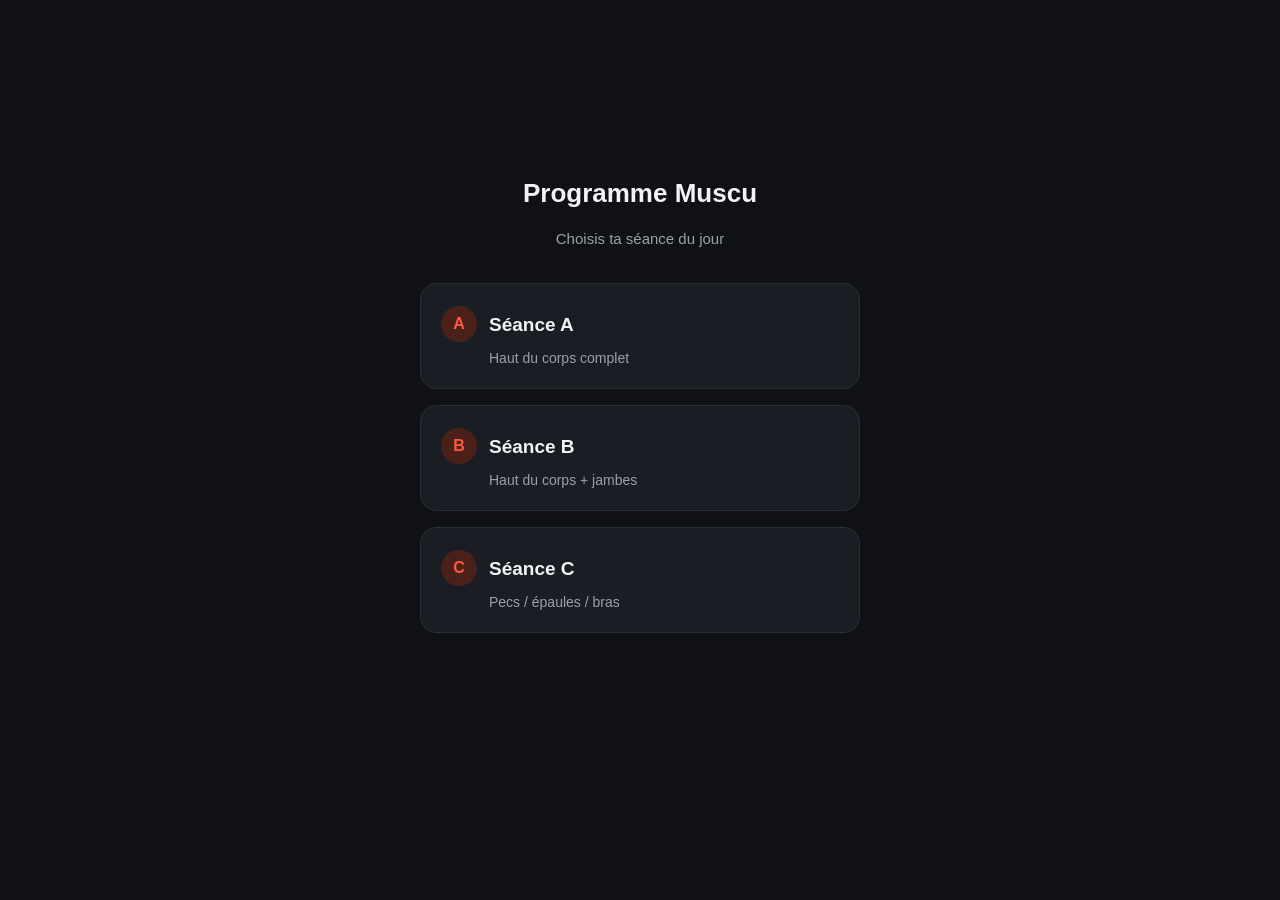
<file: index.html>
<!DOCTYPE html>
<html lang="fr">
<head>
  <meta charset="UTF-8" />
  <meta name="viewport" content="width=device-width, initial-scale=1, maximum-scale=1" />
  <link rel="apple-touch-icon" href="icons/icon-180.png" />
  <link rel="icon" type="image/png" sizes="32x32" href="icons/icon-32.png" />
  <link rel="icon" type="image/png" sizes="192x192" href="icons/icon-192.png" />
  <link rel="manifest" href="manifest.json" />
  <meta name="apple-mobile-web-app-capable" content="yes" />
  <meta name="apple-mobile-web-app-status-bar-style" content="black-translucent" />
  <meta name="apple-mobile-web-app-title" content="Muscu" />
  <meta name="theme-color" content="#0f1115" />
  <title>Programme Muscu</title>
  <link rel="stylesheet" href="style.css" />
</head>
<body>
  <div class="home-wrap">
    <h1>Programme Muscu</h1>
    <p class="subtitle">Choisis ta séance du jour</p>

    <a class="seance-btn" href="seance-a.html">
      <span class="letter">A</span><span class="label">Séance A</span>
      <span class="desc">Haut du corps complet</span>
    </a>

    <a class="seance-btn" href="seance-b.html">
      <span class="letter">B</span><span class="label">Séance B</span>
      <span class="desc">Haut du corps + jambes</span>
    </a>

    <a class="seance-btn" href="seance-c.html">
      <span class="letter">C</span><span class="label">Séance C</span>
      <span class="desc">Pecs / épaules / bras</span>
    </a>
  </div>
</body>
</html>
</file>
<file: style.css>
:root {
  --bg: #0f1115;
  --card: #1a1d24;
  --card-border: #2a2e38;
  --text: #f2f3f5;
  --text-dim: #9aa0ac;
  --accent: #ff5a3c;
  --accent-dim: #4a2018;
  --done-bg: #17301f;
  --done-border: #2f6b40;
  --radius: 16px;
}

* {
  box-sizing: border-box;
}

html, body {
  margin: 0;
  padding: 0;
}

body {
  background: var(--bg);
  color: var(--text);
  font-family: -apple-system, BlinkMacSystemFont, "Segoe UI", Roboto, Helvetica, Arial, sans-serif;
  min-height: 100vh;
  padding-bottom: 40px;
  -webkit-tap-highlight-color: transparent;
}

/* ---------- Header commun ---------- */

.topbar {
  display: flex;
  align-items: center;
  gap: 12px;
  padding: 18px 16px 10px 16px;
  max-width: 640px;
  margin: 0 auto;
}

.topbar a.back {
  color: var(--text-dim);
  text-decoration: none;
  font-size: 15px;
  padding: 8px 12px;
  border: 1px solid var(--card-border);
  border-radius: 999px;
  white-space: nowrap;
}

.topbar a.back:active {
  background: var(--card);
}

.topbar h1 {
  font-size: 20px;
  margin: 0;
  flex: 1;
}

.topbar .soustitre {
  color: var(--text-dim);
  font-size: 14px;
  display: block;
  margin-top: 2px;
}

/* ---------- Homepage ---------- */

.home-wrap {
  max-width: 480px;
  margin: 0 auto;
  padding: 48px 20px;
  display: flex;
  flex-direction: column;
  min-height: 90vh;
  justify-content: center;
}

.home-wrap h1 {
  text-align: center;
  font-size: 26px;
  margin-bottom: 6px;
}

.home-wrap p.subtitle {
  text-align: center;
  color: var(--text-dim);
  margin-bottom: 36px;
  font-size: 15px;
}

.seance-btn {
  display: block;
  text-decoration: none;
  color: var(--text);
  background: var(--card);
  border: 1px solid var(--card-border);
  border-radius: var(--radius);
  padding: 22px 20px;
  margin-bottom: 16px;
  transition: transform 0.1s ease, border-color 0.15s ease;
}

.seance-btn:active {
  transform: scale(0.98);
  border-color: var(--accent);
}

.seance-btn .letter {
  display: inline-flex;
  align-items: center;
  justify-content: center;
  width: 36px;
  height: 36px;
  border-radius: 50%;
  background: var(--accent-dim);
  color: var(--accent);
  font-weight: 700;
  margin-right: 12px;
}

.seance-btn .label {
  font-size: 19px;
  font-weight: 600;
  vertical-align: middle;
}

.seance-btn .desc {
  display: block;
  color: var(--text-dim);
  font-size: 14px;
  margin-top: 8px;
  margin-left: 48px;
}

/* ---------- Progress bar ---------- */

.progress-wrap {
  max-width: 640px;
  margin: 0 auto;
  padding: 0 16px 8px 16px;
}

.progress-track {
  background: var(--card);
  border: 1px solid var(--card-border);
  border-radius: 999px;
  height: 10px;
  overflow: hidden;
}

.progress-fill {
  background: var(--accent);
  height: 100%;
  width: 0%;
  transition: width 0.2s ease;
}

.progress-label {
  color: var(--text-dim);
  font-size: 13px;
  margin-top: 6px;
  text-align: right;
}

/* ---------- Liste d'exercices ---------- */

.exo-list {
  max-width: 640px;
  margin: 0 auto;
  padding: 8px 16px 24px 16px;
  display: flex;
  flex-direction: column;
  gap: 14px;
}

.exo-card {
  background: var(--card);
  border: 1px solid var(--card-border);
  border-radius: var(--radius);
  padding: 14px;
  display: flex;
  gap: 14px;
  align-items: flex-start;
  transition: background 0.15s ease, border-color 0.15s ease;
}

.exo-card.done {
  background: var(--done-bg);
  border-color: var(--done-border);
}

.exo-card img {
  width: 84px;
  height: 84px;
  object-fit: cover;
  border-radius: 10px;
  flex-shrink: 0;
  background: #000;
  cursor: zoom-in;
}

.exo-body {
  flex: 1;
  min-width: 0;
}

.exo-head {
  display: flex;
  align-items: flex-start;
  justify-content: space-between;
  gap: 8px;
}

.exo-nom {
  font-size: 17px;
  font-weight: 600;
  margin: 0 0 2px 0;
}

.exo-machine {
  color: var(--text-dim);
  font-size: 13px;
  margin: 0 0 6px 0;
}

.exo-desc {
  font-size: 14px;
  color: var(--text-dim);
  margin: 0 0 10px 0;
  line-height: 1.4;
}

.exo-meta {
  display: flex;
  flex-wrap: wrap;
  gap: 8px;
}

.exo-meta span {
  background: rgba(255,255,255,0.05);
  border: 1px solid var(--card-border);
  border-radius: 8px;
  padding: 4px 8px;
  font-size: 12.5px;
  color: var(--text-dim);
}

/* Checkbox */

.checkbox {
  width: 30px;
  height: 30px;
  border-radius: 50%;
  border: 2px solid var(--card-border);
  background: transparent;
  flex-shrink: 0;
  display: flex;
  align-items: center;
  justify-content: center;
  cursor: pointer;
  color: transparent;
  font-size: 16px;
  font-weight: 700;
}

.exo-card.done .checkbox {
  background: var(--accent);
  border-color: var(--accent);
  color: #fff;
}

/* ---------- Reset button ---------- */

.reset-wrap {
  max-width: 640px;
  margin: 0 auto;
  padding: 8px 16px 0 16px;
  text-align: center;
}

.reset-btn {
  background: none;
  border: none;
  color: var(--text-dim);
  font-size: 13px;
  text-decoration: underline;
  padding: 10px;
}

/* ---------- Lightbox ---------- */

.lightbox {
  position: fixed;
  inset: 0;
  background: rgba(0,0,0,0.9);
  display: none;
  align-items: center;
  justify-content: center;
  z-index: 100;
  padding: 20px;
}

.lightbox.open {
  display: flex;
}

.lightbox img {
  max-width: 100%;
  max-height: 100%;
  border-radius: 12px;
}
</file>
<file: programme-muscu/style.css>
:root {
  --bg: #0f1115;
  --card: #1a1d24;
  --card-border: #2a2e38;
  --text: #f2f3f5;
  --text-dim: #9aa0ac;
  --accent: #ff5a3c;
  --accent-dim: #4a2018;
  --done-bg: #17301f;
  --done-border: #2f6b40;
  --radius: 16px;
}

* {
  box-sizing: border-box;
}

html, body {
  margin: 0;
  padding: 0;
}

body {
  background: var(--bg);
  color: var(--text);
  font-family: -apple-system, BlinkMacSystemFont, "Segoe UI", Roboto, Helvetica, Arial, sans-serif;
  min-height: 100vh;
  padding-bottom: 40px;
  -webkit-tap-highlight-color: transparent;
}

/* ---------- Header commun ---------- */

.topbar {
  display: flex;
  align-items: center;
  gap: 12px;
  padding: 18px 16px 10px 16px;
  max-width: 640px;
  margin: 0 auto;
}

.topbar a.back {
  color: var(--text-dim);
  text-decoration: none;
  font-size: 15px;
  padding: 8px 12px;
  border: 1px solid var(--card-border);
  border-radius: 999px;
  white-space: nowrap;
}

.topbar a.back:active {
  background: var(--card);
}

.topbar h1 {
  font-size: 20px;
  margin: 0;
  flex: 1;
}

.topbar .soustitre {
  color: var(--text-dim);
  font-size: 14px;
  display: block;
  margin-top: 2px;
}

/* ---------- Homepage ---------- */

.home-wrap {
  max-width: 480px;
  margin: 0 auto;
  padding: 48px 20px;
  display: flex;
  flex-direction: column;
  min-height: 90vh;
  justify-content: center;
}

.home-wrap h1 {
  text-align: center;
  font-size: 26px;
  margin-bottom: 6px;
}

.home-wrap p.subtitle {
  text-align: center;
  color: var(--text-dim);
  margin-bottom: 36px;
  font-size: 15px;
}

.seance-btn {
  display: block;
  text-decoration: none;
  color: var(--text);
  background: var(--card);
  border: 1px solid var(--card-border);
  border-radius: var(--radius);
  padding: 22px 20px;
  margin-bottom: 16px;
  transition: transform 0.1s ease, border-color 0.15s ease;
}

.seance-btn:active {
  transform: scale(0.98);
  border-color: var(--accent);
}

.seance-btn .letter {
  display: inline-flex;
  align-items: center;
  justify-content: center;
  width: 36px;
  height: 36px;
  border-radius: 50%;
  background: var(--accent-dim);
  color: var(--accent);
  font-weight: 700;
  margin-right: 12px;
}

.seance-btn .label {
  font-size: 19px;
  font-weight: 600;
  vertical-align: middle;
}

.seance-btn .desc {
  display: block;
  color: var(--text-dim);
  font-size: 14px;
  margin-top: 8px;
  margin-left: 48px;
}

/* ---------- Progress bar ---------- */

.progress-wrap {
  max-width: 640px;
  margin: 0 auto;
  padding: 0 16px 8px 16px;
}

.progress-track {
  background: var(--card);
  border: 1px solid var(--card-border);
  border-radius: 999px;
  height: 10px;
  overflow: hidden;
}

.progress-fill {
  background: var(--accent);
  height: 100%;
  width: 0%;
  transition: width 0.2s ease;
}

.progress-label {
  color: var(--text-dim);
  font-size: 13px;
  margin-top: 6px;
  text-align: right;
}

/* ---------- Liste d'exercices ---------- */

.exo-list {
  max-width: 640px;
  margin: 0 auto;
  padding: 8px 16px 24px 16px;
  display: flex;
  flex-direction: column;
  gap: 14px;
}

.exo-card {
  background: var(--card);
  border: 1px solid var(--card-border);
  border-radius: var(--radius);
  padding: 14px;
  display: flex;
  gap: 14px;
  align-items: flex-start;
  transition: background 0.15s ease, border-color 0.15s ease;
}

.exo-card.done {
  background: var(--done-bg);
  border-color: var(--done-border);
}

.exo-card img {
  width: 84px;
  height: 84px;
  object-fit: cover;
  border-radius: 10px;
  flex-shrink: 0;
  background: #000;
  cursor: zoom-in;
}

.exo-body {
  flex: 1;
  min-width: 0;
}

.exo-head {
  display: flex;
  align-items: flex-start;
  justify-content: space-between;
  gap: 8px;
}

.exo-nom {
  font-size: 17px;
  font-weight: 600;
  margin: 0 0 2px 0;
}

.exo-machine {
  color: var(--text-dim);
  font-size: 13px;
  margin: 0 0 6px 0;
}

.exo-desc {
  font-size: 14px;
  color: var(--text-dim);
  margin: 0 0 10px 0;
  line-height: 1.4;
}

.exo-meta {
  display: flex;
  flex-wrap: wrap;
  gap: 8px;
}

.exo-meta span {
  background: rgba(255,255,255,0.05);
  border: 1px solid var(--card-border);
  border-radius: 8px;
  padding: 4px 8px;
  font-size: 12.5px;
  color: var(--text-dim);
}

/* Checkbox */

.checkbox {
  width: 30px;
  height: 30px;
  border-radius: 50%;
  border: 2px solid var(--card-border);
  background: transparent;
  flex-shrink: 0;
  display: flex;
  align-items: center;
  justify-content: center;
  cursor: pointer;
  color: transparent;
  font-size: 16px;
  font-weight: 700;
}

.exo-card.done .checkbox {
  background: var(--accent);
  border-color: var(--accent);
  color: #fff;
}

/* ---------- Reset button ---------- */

.reset-wrap {
  max-width: 640px;
  margin: 0 auto;
  padding: 8px 16px 0 16px;
  text-align: center;
}

.reset-btn {
  background: none;
  border: none;
  color: var(--text-dim);
  font-size: 13px;
  text-decoration: underline;
  padding: 10px;
}

/* ---------- Lightbox ---------- */

.lightbox {
  position: fixed;
  inset: 0;
  background: rgba(0,0,0,0.9);
  display: none;
  align-items: center;
  justify-content: center;
  z-index: 100;
  padding: 20px;
}

.lightbox.open {
  display: flex;
}

.lightbox img {
  max-width: 100%;
  max-height: 100%;
  border-radius: 12px;
}
</file>
